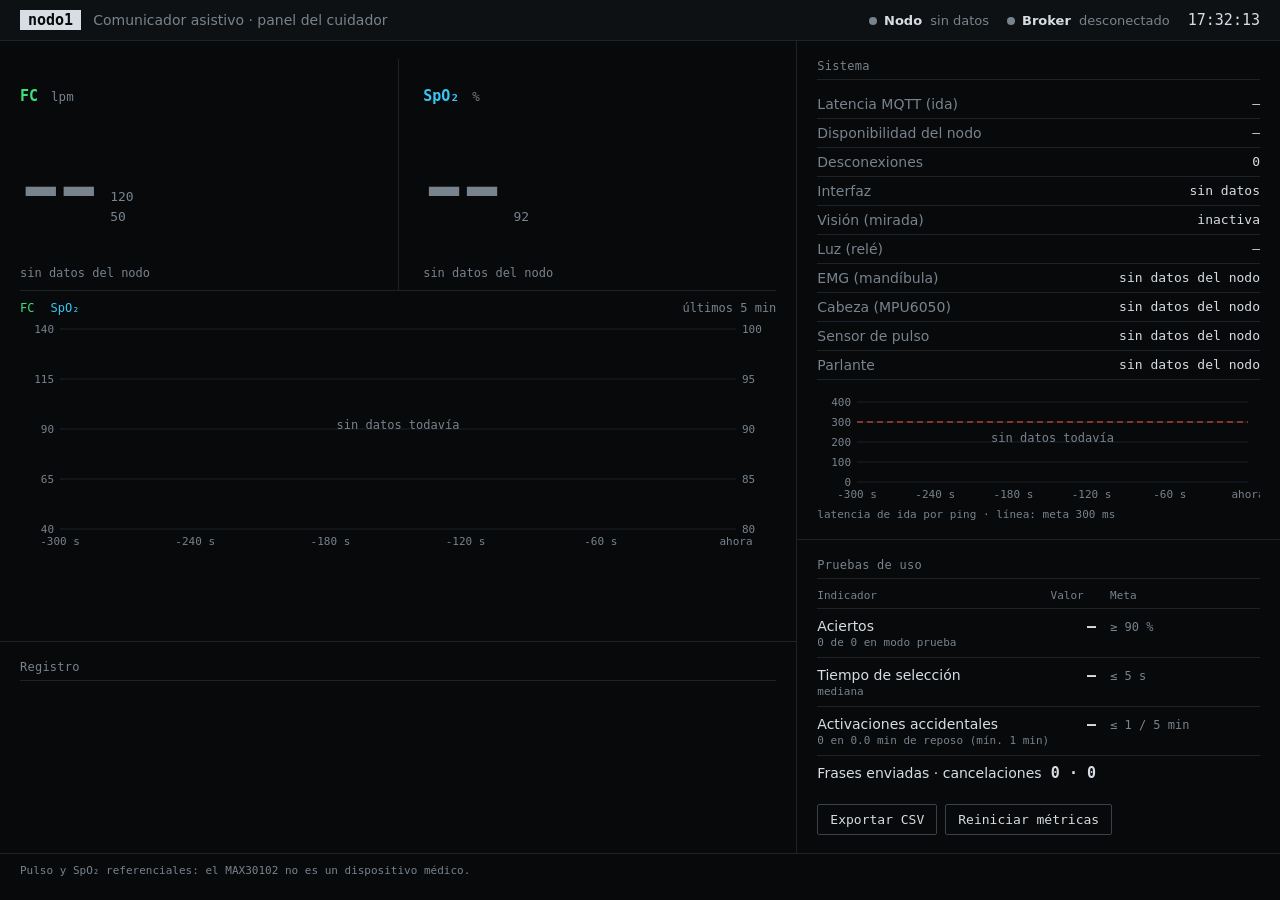
<file: laptop/dashboard/index.html>
<!doctype html>
<html lang="es">
<head>
  <meta charset="utf-8">
  <meta name="viewport" content="width=device-width, initial-scale=1">
  <title>Panel del cuidador</title>
  <link rel="stylesheet" href="dashboard.css">
</head>
<body>
  <header class="barra">
    <div class="marca">
      <span class="cama" id="nombre-nodo">nodo1</span>
      <span class="titulo">Comunicador asistivo · panel del cuidador</span>
    </div>
    <div class="estados">
      <span id="s-nodo" class="estado"><i></i><b>Nodo</b> sin datos</span>
      <span id="s-broker" class="estado"><i></i><b>Broker</b> desconectado</span>
      <span id="s-reloj" class="reloj">--:--:--</span>
    </div>
  </header>

  <div id="alerta" class="alarma oculto" role="alert"></div>

  <main class="rejilla">
    <section class="monitor" aria-label="Signos vitales">
      <div class="param fc" id="p-bpm">
        <div class="etq">FC <small>lpm</small></div>
        <div class="num" id="v-bpm">--</div>
        <div class="lim" id="l-bpm"></div>
        <div class="pie-param" id="d-bpm">promedio de 10 s</div>
      </div>
      <div class="param spo2" id="p-spo2">
        <div class="etq">SpO₂ <small>%</small></div>
        <div class="num" id="v-spo2">--</div>
        <div class="lim" id="l-spo2"></div>
        <div class="pie-param" id="d-spo2">promedio de 10 s</div>
      </div>
      <div class="traza">
        <div class="traza-cab"><span class="c-fc">FC</span><span class="c-spo2">SpO₂</span><span>últimos 5 min</span></div>
        <canvas id="g-vitales"></canvas>
      </div>
    </section>

    <aside class="lateral">
      <section>
        <h2>Sistema</h2>
        <dl class="ficha">
          <dt>Latencia MQTT (ida)</dt><dd id="m-latencia">—</dd>
          <dt>Disponibilidad del nodo</dt><dd id="m-disp">—</dd>
          <dt>Desconexiones</dt><dd id="m-caidas">0</dd>
          <dt>Interfaz</dt><dd id="m-modo">—</dd>
          <dt>Visión (mirada)</dt><dd id="m-vision">—</dd>
          <dt>Luz (relé)</dt><dd id="m-luz">—</dd>
          <dt>EMG (mandíbula)</dt><dd id="m-emg">—</dd>
          <dt>Cabeza (MPU6050)</dt><dd id="m-cabeza">—</dd>
          <dt>Sensor de pulso</dt><dd id="m-pulso">—</dd>
          <dt>Parlante</dt><dd id="m-parlante">—</dd>
        </dl>
        <canvas id="g-latencia"></canvas>
        <p class="leyenda-lat">latencia de ida por ping · línea: meta 300 ms</p>
      </section>

      <section>
        <h2>Pruebas de uso</h2>
        <table class="metas">
          <thead><tr><th>Indicador</th><th>Valor</th><th>Meta</th><th></th></tr></thead>
          <tbody>
            <tr id="r-aciertos"><td>Aciertos <span class="det"></span></td><td class="val">—</td><td>≥ 90 %</td><td class="ok"></td></tr>
            <tr id="r-tsel"><td>Tiempo de selección <span class="det"></span></td><td class="val">—</td><td>≤ 5 s</td><td class="ok"></td></tr>
            <tr id="r-accidentales"><td>Activaciones accidentales <span class="det"></span></td><td class="val">—</td><td>≤ 1 / 5 min</td><td class="ok"></td></tr>
            <tr id="r-enviadas"><td>Frases enviadas · cancelaciones</td><td class="val">0 · 0</td><td></td><td></td></tr>
          </tbody>
        </table>
        <div class="acciones">
          <button id="b-csv">Exportar CSV</button>
          <button id="b-reiniciar">Reiniciar métricas</button>
        </div>
      </section>
    </aside>

    <section class="registro">
      <h2>Registro</h2>
      <pre id="t-eventos"></pre>
    </section>
  </main>

  <footer class="nota">Pulso y SpO₂ referenciales: el MAX30102 no es un dispositivo médico.</footer>

  <script src="../web/config.js"></script>
  <script src="../web/mqtt-ws.js"></script>
  <script src="graficos.js"></script>
  <script src="dashboard.js"></script>
</body>
</html>
</file>
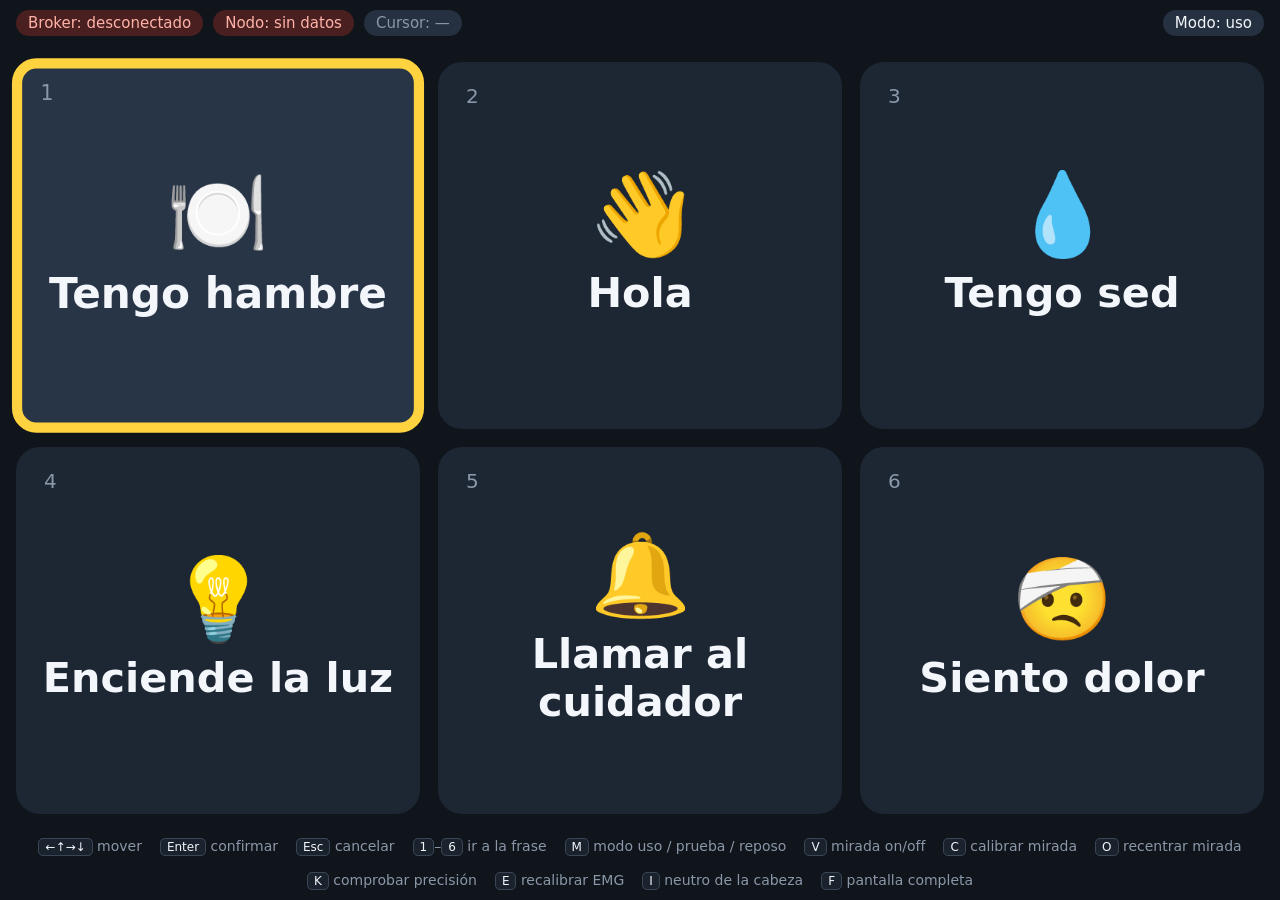
<file: laptop/interfaz/index.html>
<!doctype html>
<html lang="es">
<head>
  <meta charset="utf-8">
  <meta name="viewport" content="width=device-width, initial-scale=1">
  <title>Comunicador asistivo</title>
  <link rel="stylesheet" href="interfaz.css">
</head>
<body>
  <header class="barra">
    <span id="estado-broker" class="pastilla mal">Broker: desconectado</span>
    <span id="estado-nodo" class="pastilla mal">Nodo: sin datos</span>
    <span id="estado-fuente" class="pastilla">Cursor: —</span>
    <span id="estado-modo" class="pastilla modo">Modo: uso</span>
  </header>

  <div id="aviso" class="aviso oculto"></div>

  <main id="menu" class="menu" aria-label="Menú de frases"></main>
  <div id="punto-mirada" class="punto-mirada oculto" aria-hidden="true"></div>
  <div id="objetivo-mirada" class="objetivo-mirada oculto" aria-hidden="true"></div>

  <div id="toast" class="toast oculto" role="status" aria-live="assertive"></div>

  <footer class="ayuda">
    <span><kbd>←↑→↓</kbd> mover</span>
    <span><kbd>Enter</kbd> confirmar</span>
    <span><kbd>Esc</kbd> cancelar</span>
    <span><kbd>1</kbd>–<kbd>6</kbd> ir a la frase</span>
    <span><kbd>M</kbd> modo uso / prueba / reposo</span>
    <span><kbd>V</kbd> mirada on/off</span>
    <span><kbd>C</kbd> calibrar mirada</span>
    <span><kbd>O</kbd> recentrar mirada</span>
    <span><kbd>K</kbd> comprobar precisión</span>
    <span><kbd>E</kbd> recalibrar EMG</span>
    <span><kbd>I</kbd> neutro de la cabeza</span>
    <span><kbd>F</kbd> pantalla completa</span>
  </footer>

  <script src="../web/config.js"></script>
  <script src="../web/mqtt-ws.js"></script>
  <script src="interfaz.js"></script>
</body>
</html>
</file>
<file: laptop/dashboard/dashboard.css>
/* Panel del cuidador con el aspecto de un monitor de paciente: fondo negro, FC en verde,
   SpO₂ en cian, alarmas en rojo/ámbar; la parte técnica como ficha, tabla y log. */
:root {
  --fondo: #07090b;
  --panel: #0e1114;
  --linea: #1d2328;
  --texto: #d7dde2;
  --tenue: #78838d;
  --fc: #3fe07a;
  --spo2: #39c6f4;
  --lat: #c9a7ff;
  --mal: #ff5247;
  --ambar: #ffb23e;
  --bien: #3fe07a;
  --mono: "JetBrainsMono NFM", "JetBrains Mono", "DejaVu Sans Mono", monospace;
  --sans: "Inter", "Noto Sans", system-ui, sans-serif;
  /* graficos.js lee estas dos */
  --bpm: var(--fc);
}
* { box-sizing: border-box; }
html { background: var(--fondo); }
body { margin: 0; color: var(--texto); font-family: var(--sans); font-size: 14px; background: var(--fondo); }
.oculto { display: none !important; }
h2 {
  margin: 0 0 10px; padding-bottom: 6px; border-bottom: 1px solid var(--linea);
  font: 500 12px var(--mono); color: var(--tenue); letter-spacing: .02em;
}

/* ---- barra superior ---- */
.barra {
  display: flex; justify-content: space-between; align-items: center; gap: 16px; flex-wrap: wrap;
  padding: 10px 20px; border-bottom: 1px solid var(--linea); background: var(--panel);
}
.marca { display: flex; align-items: baseline; gap: 12px; }
.cama { font: 700 15px var(--mono); color: var(--fondo); background: var(--texto); padding: 1px 8px; }
.titulo { color: var(--tenue); }
.estados { display: flex; align-items: center; gap: 18px; font-size: 13px; color: var(--tenue); }
.estado b { color: var(--texto); font-weight: 600; margin-right: 4px; }
.estado i { display: inline-block; width: 8px; height: 8px; border-radius: 50%; background: var(--tenue); margin-right: 7px; }
.estado.bien i { background: var(--bien); box-shadow: 0 0 6px var(--bien); }
.estado.mal i { background: var(--mal); }
.estado.mal { color: var(--mal); }
.reloj { font: 500 15px var(--mono); color: var(--texto); }

.alarma {
  padding: 10px 20px; font: 700 16px var(--sans); color: #fff; background: var(--mal);
  animation: alarma 1s steps(2) infinite;
}
@keyframes alarma { 50% { background: #8f1d17; } }

/* ---- distribución ---- */
.rejilla {
  display: grid; gap: 1px; background: var(--linea);
  grid-template-columns: minmax(0, 1.65fr) minmax(320px, 1fr);
  grid-template-areas: "monitor lateral" "registro lateral";
}
.monitor { grid-area: monitor; }
.lateral { grid-area: lateral; }
.registro { grid-area: registro; }
.monitor, .lateral > section, .registro { background: var(--fondo); padding: 18px 20px; }
.lateral { display: flex; flex-direction: column; gap: 1px; background: var(--linea); }
.lateral > section:last-child { flex: 1; }

/* ---- parámetros del monitor ---- */
.rejilla > *, .lateral > section { min-width: 0; }
.monitor { display: grid; grid-template-columns: 1fr 1fr; gap: 0; }
.param { position: relative; display: grid; grid-template-columns: auto 1fr; column-gap: 14px; align-items: end; padding: 4px 0 10px; }
.param.spo2 { border-left: 1px solid var(--linea); padding-left: 24px; }
.param .etq { grid-column: 1 / -1; font: 600 15px var(--mono); }
.param .etq small { font-weight: 400; color: var(--tenue); margin-left: 4px; }
.param .num { font: 300 clamp(72px, 9vw, 132px)/0.95 var(--sans); font-variant-numeric: tabular-nums; letter-spacing: -0.03em; }
.param .lim { font: 500 13px/1.5 var(--mono); color: var(--tenue); text-align: left; padding-bottom: 12px; }
.param .pie-param { grid-column: 1 / -1; font: 12px var(--mono); color: var(--tenue); margin-top: 4px; }
.fc .etq, .fc .num { color: var(--fc); }
.spo2 .etq, .spo2 .num { color: var(--spo2); }
.param.alarma-param .num { animation: alarma-num 1s steps(2) infinite; }
@keyframes alarma-num { 50% { color: var(--mal); } }
.param.sin-dato .num { color: var(--tenue); }

.traza { grid-column: 1 / -1; border-top: 1px solid var(--linea); padding-top: 10px; }
.traza-cab { display: flex; gap: 16px; font: 12px var(--mono); color: var(--tenue); margin-bottom: 6px; }
.traza-cab span:last-child { margin-left: auto; }
.c-fc { color: var(--fc); } .c-spo2 { color: var(--spo2); }
#g-vitales { width: 100%; height: 230px; display: block; }

/* ---- ficha y tabla ---- */
.ficha { display: grid; grid-template-columns: 1fr auto; margin: 0 0 14px; }
.ficha dt, .ficha dd { padding: 6px 0; border-bottom: 1px solid var(--linea); }
.ficha dt { color: var(--tenue); }
.ficha dd { margin: 0; padding-left: 12px; text-align: right; font: 500 13px var(--mono); }
.ficha dd small { color: var(--tenue); font-weight: 400; }
.ficha dd.mal { color: var(--mal); }
#g-latencia { width: 100%; height: 110px; display: block; }
.leyenda-lat { margin: 4px 0 0; font: 11px var(--mono); color: var(--tenue); }

.metas { width: 100%; border-collapse: collapse; margin-bottom: 14px; }
.metas th { text-align: left; font: 500 11px var(--mono); color: var(--tenue); padding: 0 0 6px; }
.metas td { padding: 8px 0; border-top: 1px solid var(--linea); vertical-align: baseline; }
.metas td:nth-child(2) { font: 600 15px var(--mono); text-align: right; padding-right: 14px; white-space: nowrap; }
.metas td:nth-child(3) { font: 12px var(--mono); color: var(--tenue); white-space: nowrap; }
.metas td.ok { font: 600 12px var(--mono); text-align: right; width: 70px; }
.metas td.ok.si { color: var(--bien); }
.metas td.ok.no { color: var(--mal); }
.metas .det { display: block; font: 11px var(--mono); color: var(--tenue); margin-top: 2px; }
.acciones { display: flex; gap: 8px; }
button {
  font: 500 13px var(--mono); padding: 7px 12px; cursor: pointer;
  color: var(--texto); background: transparent; border: 1px solid #39424a; border-radius: 2px;
}
button:hover { border-color: var(--texto); }

/* ---- registro ---- */
#t-eventos {
  margin: 0; max-height: 260px; overflow: auto; font: 12.5px/1.7 var(--mono); color: var(--texto); white-space: pre;
}
#t-eventos .o { color: var(--tenue); }
#t-eventos .emg { color: var(--ambar); }
#t-eventos .ok { color: var(--bien); }
#t-eventos .mal { color: var(--mal); }

.nota { padding: 10px 20px; font: 11px var(--mono); color: var(--tenue); border-top: 1px solid var(--linea); }

@media (max-width: 900px) {
  .rejilla { grid-template-columns: 1fr; grid-template-areas: "monitor" "lateral" "registro"; }
}
@media (max-width: 520px) {
  .monitor { grid-template-columns: 1fr; }
  .param.spo2 { border-left: 0; padding-left: 0; border-top: 1px solid var(--linea); padding-top: 12px; }
  .ficha { grid-template-columns: 1fr; }
  .ficha dt { border-bottom: 0; padding-bottom: 0; }
  .ficha dd { text-align: left; padding-left: 0; }
  .estados { gap: 12px; flex-wrap: wrap; }
  .barra { padding: 10px 16px; }
  .monitor, .lateral > section, .registro { padding: 14px 16px; }
}
</file>
<file: laptop/interfaz/interfaz.css>
/* Interfaz del paciente: alto contraste, letras grandes, sin distracciones */
:root {
  --fondo: #10151c;
  --casilla: #1d2633;
  --texto: #f3f6fa;
  --tenue: #8a97a8;
  --cursor: #ffd23f;
  --ok: #2ecc71;
  --cancelar: #e74c3c;
  --objetivo: #4aa3ff;
  --borde: 10px;
}
* { box-sizing: border-box; }
html, body { margin: 0; height: 100%; }
body {
  background: var(--fondo);
  color: var(--texto);
  font-family: "Inter", "Noto Sans", system-ui, sans-serif;
  display: flex;
  flex-direction: column;
  overflow: hidden;
}

.barra { display: flex; gap: 10px; padding: 10px 16px; flex-wrap: wrap; }
.pastilla {
  font-size: 15px; padding: 4px 12px; border-radius: 999px;
  background: #253141; color: var(--tenue);
}
.pastilla.bien { background: #173d2a; color: #8ff0b6; }
.pastilla.mal { background: #4a1f1f; color: #ffb3a8; }
.pastilla.modo { margin-left: auto; color: var(--texto); }

.aviso {
  margin: 0 16px; padding: 12px 18px; border-radius: 12px;
  font-size: clamp(20px, 2.6vw, 34px); font-weight: 600; text-align: center;
  background: #12304f; color: #cfe6ff;
}
.aviso.reposo { background: #3b3216; color: #ffe9a8; }
.oculto { display: none !important; }

.menu {
  flex: 1;
  display: grid;
  grid-template-columns: repeat(3, 1fr);
  grid-template-rows: repeat(2, 1fr);
  gap: 18px;
  padding: 16px;
  min-height: 0;
}
.casilla {
  position: relative;
  background: var(--casilla);
  border-radius: 24px;
  border: var(--borde) solid transparent;
  display: flex; flex-direction: column; align-items: center; justify-content: center;
  gap: 1.5vh;
  transition: border-color .12s, transform .12s, background .2s;
  min-height: 0;
}
.casilla .icono { font-size: clamp(48px, 9vh, 120px); line-height: 1; }
.casilla .texto { font-size: clamp(28px, 4.6vh, 64px); font-weight: 700; text-align: center; padding: 0 12px; }
.casilla .numero { position: absolute; top: 12px; left: 18px; font-size: 20px; color: var(--tenue); }
.casilla.cursor { border-color: var(--cursor); transform: scale(1.02); background: #283547; }
.casilla.objetivo::after {
  content: "OBJETIVO"; position: absolute; top: 12px; right: 18px;
  font-size: 16px; font-weight: 700; color: var(--objetivo); letter-spacing: .08em;
}
.casilla.objetivo { box-shadow: inset 0 0 0 4px var(--objetivo); }
.casilla.enviada { background: var(--ok); }
.casilla.cancelada { background: var(--cancelar); }

.toast {
  position: fixed; left: 50%; bottom: 70px; transform: translateX(-50%);
  padding: 18px 34px; border-radius: 16px; font-size: clamp(24px, 3vw, 40px); font-weight: 700;
  background: #0b0f14ee; border: 2px solid var(--tenue);
}
.toast.ok { border-color: var(--ok); }
.toast.mal { border-color: var(--cancelar); }

.ayuda {
  display: flex; flex-wrap: wrap; gap: 18px; justify-content: center;
  padding: 8px 16px 12px; font-size: 14px; color: var(--tenue);
}
kbd {
  font-family: inherit; font-size: 12px; padding: 1px 6px; border-radius: 5px;
  border: 1px solid #3a4656; background: #1a222d; color: var(--texto);
}

/* Calibración de la mirada: se atenúa el menú y aparece un punto que se encoge (atrae la mirada) */
body.calibrando .casilla { opacity: .12; }
body.calibrando .punto-mirada { display: none; }

/* Cursor de la mirada: dónde está mirando el usuario según la visión */
.punto-mirada {
  position: fixed; left: 0; top: 0; width: 46px; height: 46px; margin: -23px 0 0 -23px;
  border-radius: 50%; pointer-events: none; z-index: 10;
  background: rgba(74, 163, 255, .28); border: 3px solid #4aa3ff;
  box-shadow: 0 0 0 4px rgba(16, 21, 28, .55);
  transition: transform 60ms linear;
}

/* Punto de calibración, comprobación o recentrado: grande al aparecer y se encoge hasta 12 px */
.objetivo-mirada {
  position: fixed; z-index: 12; pointer-events: none; width: 64px; height: 64px; margin: -32px 0 0 -32px;
  border-radius: 50%; border: 3px solid #4aa3ff; background: radial-gradient(#ffffff 0 5px, #4aa3ff 6px 100%);
}
.objetivo-mirada.validacion { border-color: #2ecc71; background: radial-gradient(#ffffff 0 5px, #2ecc71 6px 100%); }
.objetivo-mirada.activo { animation: encoger var(--duracion, 2.4s) ease-out forwards; }
@keyframes encoger { 0% { transform: scale(1); } 40% { transform: scale(.32); } 100% { transform: scale(.19); } }
</file>
